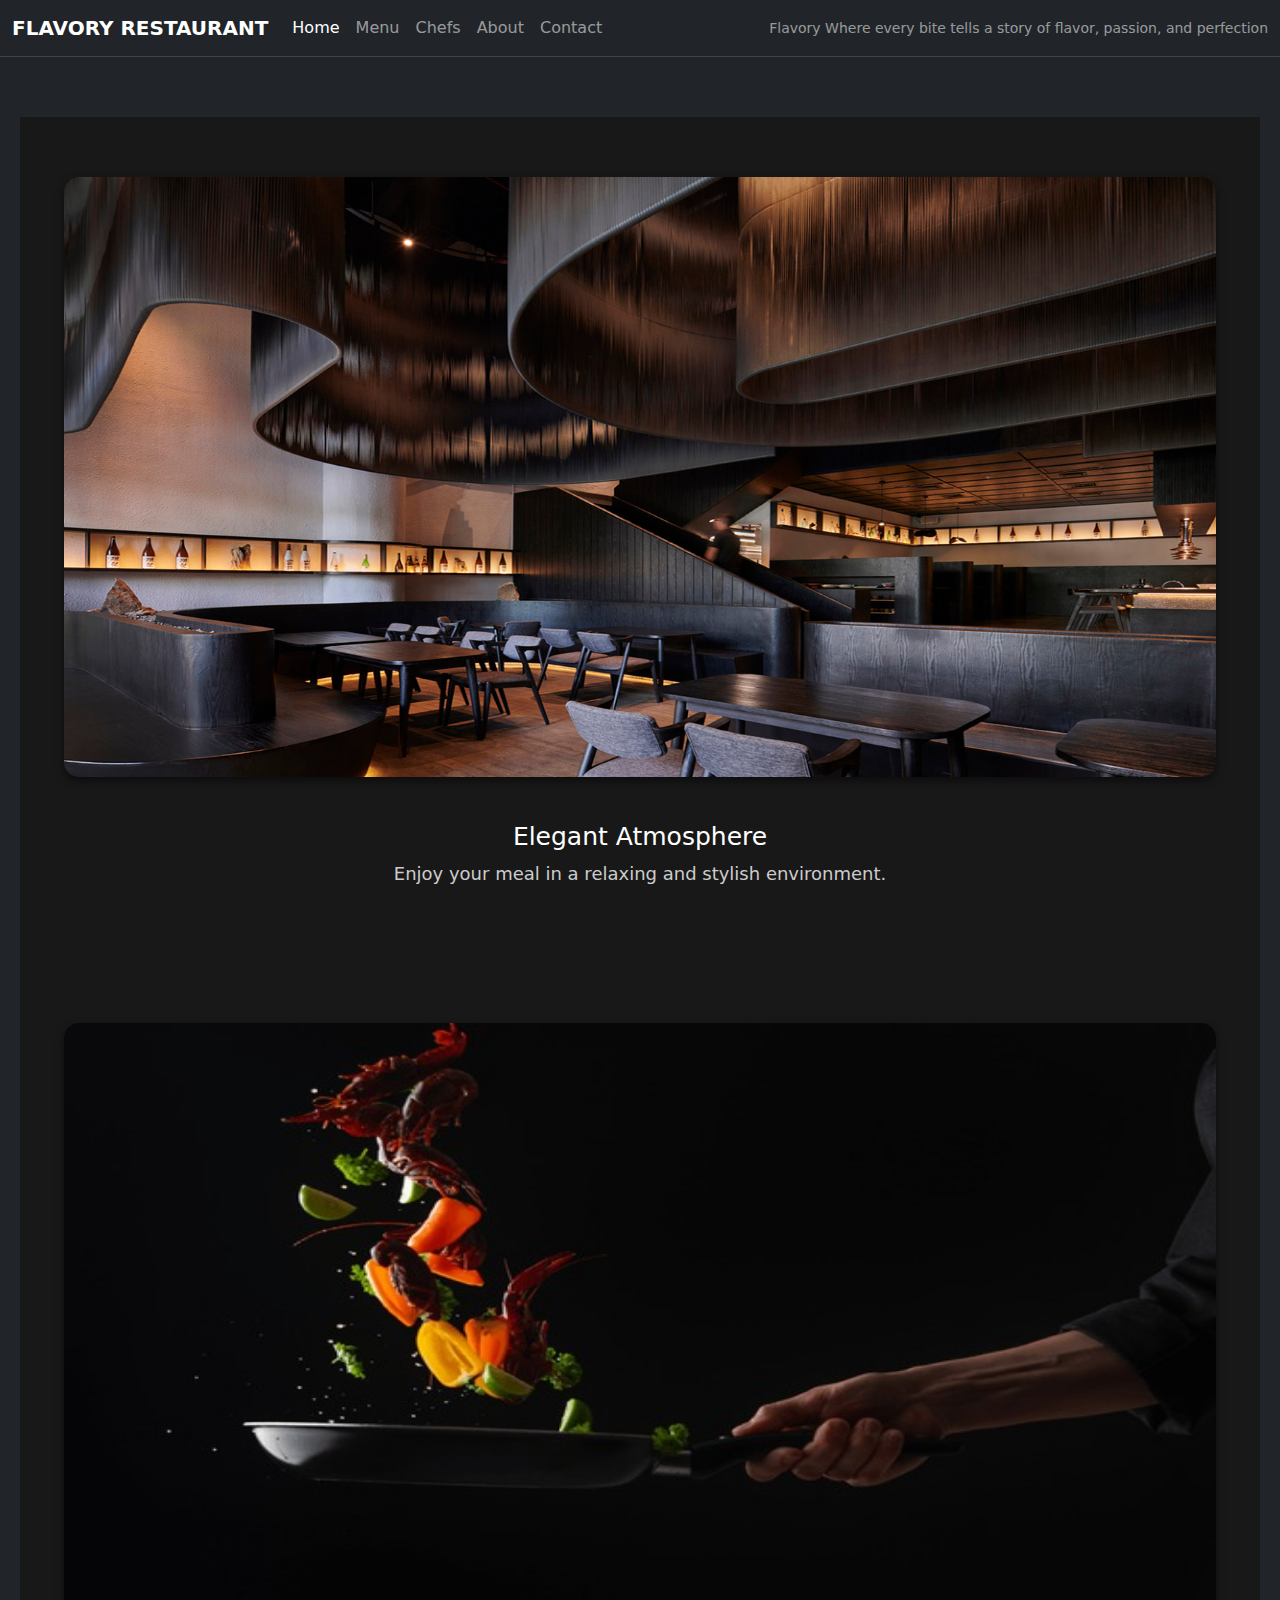
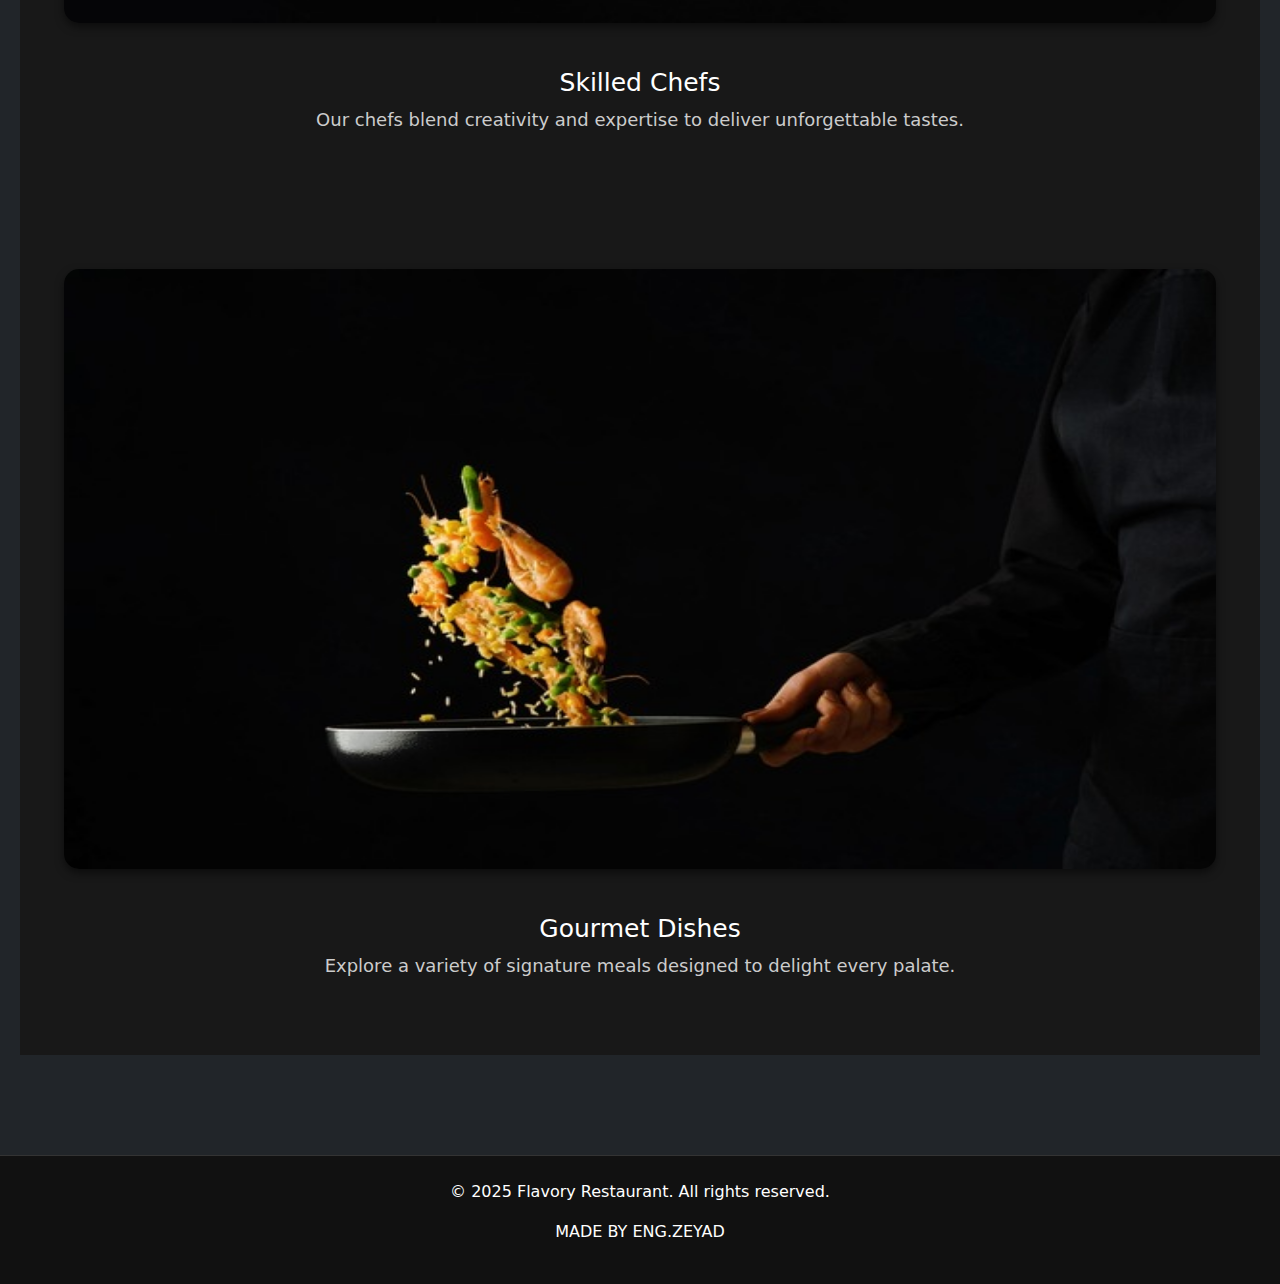
<file: index.html>
<!doctype html>
<html lang="en">
  <head>
           <title>FLAVORY RESTAURANT</title>
           <meta name="viewport" content="width=device-width, initial-scale=1.0">
  <link rel="stylesheet" href="index.css">
  <link href="https://cdn.jsdelivr.net/npm/bootstrap@5.3.0/dist/css/bootstrap.min.css" rel="stylesheet">
  <link rel="stylesheet" href="https://cdnjs.cloudflare.com/ajax/libs/font-awesome/4.7.0/css/font-awesome.min.css">
  </head>
<body class="bg-dark text-white">
  <script src="https://cdn.jsdelivr.net/npm/bootstrap@5.3.0/dist/js/bootstrap.bundle.min.js"></script>
<nav class="navbar navbar-expand-lg navbar-dark bg-dark">
  <div class="container-fluid">
    <a class="navbar-brand" href="#">FLAVORY RESTAURANT</a> 
    <button class="navbar-toggler" type="button" data-bs-toggle="collapse" data-bs-target="#navbarText" aria-controls="navbarText" aria-expanded="false" aria-label="Toggle navigation">
      <span class="navbar-toggler-icon"></span>
    </button>
    <div class="collapse navbar-collapse" id="navbarText">
      <ul class="navbar-nav me-auto mb-2 mb-lg-0">
        <li class="nav-item">
  <a class="nav-link active" aria-current="page" href="index.html">Home</a>
</li>
<li class="nav-item"> 
  <a class="nav-link " href="section2.html">Menu</a>
</li>
<li class="nav-item">
  <a class="nav-link" href="section3.html">Chefs</a>
</li>
<li class="nav-item">
  <a class="nav-link" href="section4.html">About</a>
</li>
<li class="nav-item">
  <a class="nav-link" href="section5.html">Contact</a>
</li>
      </ul>
      <span class="navbar-text">
Flavory Where every bite tells a story of flavor, passion, and perfection      </span>
    </div>
  </div>
</nav>
 <section class="section1">
  <div class="section2">
    <img src="./img/restaurant interior.jpg" alt="Restaurant Interior">
    <h3>Elegant Atmosphere</h3>
    <p>Enjoy your meal in a relaxing and stylish environment.</p>
  </div>
  <div class="section2">
    <img src="./img/chef cooking.jpg" alt="Chef Cooking">
    <h3>Skilled Chefs</h3>
    <p>Our chefs blend creativity and expertise to deliver unforgettable tastes.</p>
  </div>
  <div class="section2">
    <img src="./img/delicious food.jpg" alt="Delicious Food">
    <h3>Gourmet Dishes</h3>
    <p>Explore a variety of signature meals designed to delight every palate.</p>
  </div>
</section>
<footer class="footer1 text-center py-4">
  <div class="footer2">
    <p class="footer3">&copy; 2025 Flavory Restaurant. All rights reserved.</p>
    <p class="footer4">MADE BY ENG.ZEYAD</p>
  </div>
</footer>
<script src="script.js"></script>
  </body>
</html>
</file>
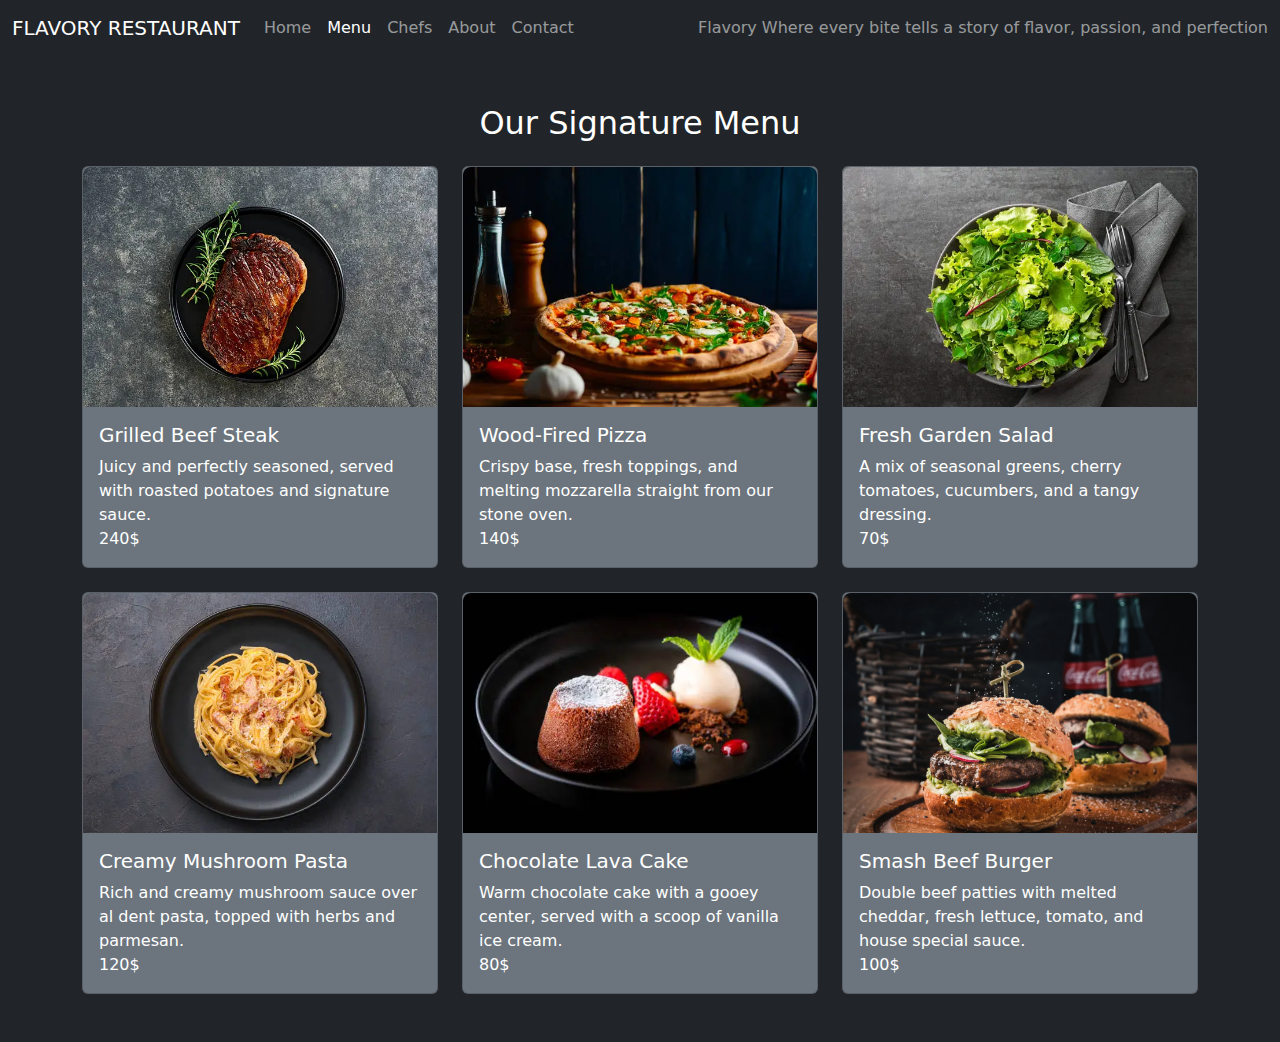
<file: section2.html>
<!doctype html>
<html lang="en">
<head>
      <title>FLAVORY RESTAURANT</title>
      <meta name="viewport" content="width=device-width, initial-scale=1.0">
  <link rel="stylesheet" href="section2.css">
  <link href="https://cdn.jsdelivr.net/npm/bootstrap@5.3.0/dist/css/bootstrap.min.css" rel="stylesheet">
  <link rel="stylesheet" href="https://cdnjs.cloudflare.com/ajax/libs/font-awesome/4.7.0/css/font-awesome.min.css">
</head>
<body class="bg-dark text-white">
  <script src="https://cdn.jsdelivr.net/npm/bootstrap@5.3.0/dist/js/bootstrap.bundle.min.js"></script>
  <nav class="navbar navbar-expand-lg navbar-dark bg-dark">
    <div class="container-fluid">
      <a class="navbar-brand" href="#">FLAVORY RESTAURANT</a> 
      <button class="navbar-toggler" type="button" data-bs-toggle="collapse" data-bs-target="#navbarText" aria-controls="navbarText" aria-expanded="false" aria-label="Toggle navigation">
        <span class="navbar-toggler-icon"></span>
      </button>
      <div class="collapse navbar-collapse" id="navbarText">
        <ul class="navbar-nav me-auto mb-2 mb-lg-0">
          <li class="nav-item">
            <a class="nav-link" href="index.html">Home</a>
          </li>
          <li class="nav-item">
            <a class="nav-link active" href="section2.html">Menu</a>
          </li>
          <li class="nav-item">
            <a class="nav-link" href="section3.html">Chefs</a>
          </li>
          <li class="nav-item">
            <a class="nav-link" href="section4.html">About</a>
          </li>
          <li class="nav-item">
            <a class="nav-link" href="section5.html">Contact</a>
          </li>
        </ul>
        <span class="navbar-text">Flavory Where every bite tells a story of flavor, passion, and perfection</span>
      </div>
    </div>
  </nav>

  <section class="container py-5">
  <h2 class="mb-4 text-center">Our Signature Menu</h2>
  <div class="row g-4">
    <div class="col-md-4">
      <div class="card bg-secondary text-white h-100">
        <img src="./img/steak.webp" class="imgs" alt="Steak">
        <div class="card-body">
          <h5 class="card-title">Grilled Beef Steak</h5>
          <p class="card-text">Juicy and perfectly seasoned, served with roasted potatoes and signature sauce. <br> 240$ </p>
        </div>
      </div>
    </div>
    <div class="col-md-4">
      <div class="card bg-secondary text-white h-100">
        <img src="./img/pizza.webp" class="imgs" alt="Pizza">
        <div class="card-body">
          <h5 class="card-title">Wood-Fired Pizza</h5>
          <p class="card-text">Crispy base, fresh toppings, and melting mozzarella straight from our stone oven.<br> 140$</p>
        </div>
      </div>
    </div>
    <div class="col-md-4">
      <div class="card bg-secondary text-white h-100">
        <img src="./img/salad.webp" class="imgs" alt="Salad">
        <div class="card-body">
          <h5 class="card-title">Fresh Garden Salad</h5>
          <p class="card-text">A mix of seasonal greens, cherry tomatoes, cucumbers, and a tangy dressing.<br> 70$</p>
        </div>
      </div>
    </div>
    <div class="col-md-4">
      <div class="card bg-secondary text-white h-100">
        <img src="./img/pasta.webp" class="imgs" alt="Mushroom Pasta">
        <div class="card-body">
          <h5 class="card-title">Creamy Mushroom Pasta</h5>
          <p class="card-text">Rich and creamy mushroom sauce over al dent pasta, topped with herbs and parmesan.<br> 120$</p>
        </div>
      </div>
    </div>
    <div class="col-md-4">
      <div class="card bg-secondary text-white h-100">
        <img src="./img/lava cake.webp" class="imgs" alt="Chocolate Lava Cake">
        <div class="card-body">
          <h5 class="card-title">Chocolate Lava Cake</h5>
          <p class="card-text">Warm chocolate cake with a gooey center, served with a scoop of vanilla ice cream.<br> 80$</p>
        </div>
      </div>
    </div>
<div class="col-md-4">
  <div class="card bg-secondary text-white h-100">
    <img src="./img/burger.jfif" class="imgs" alt="Burger">
    <div class="card-body">
      <h5 class="card-title">Smash Beef Burger</h5>
      <p class="card-text">Double beef patties with melted cheddar, fresh lettuce, tomato, and house special sauce.<br> 100$</p>
    </div>
  </div>
</div>
  </div>
</section>
<script src="script.js"></script>
</body>
</html>
</file>
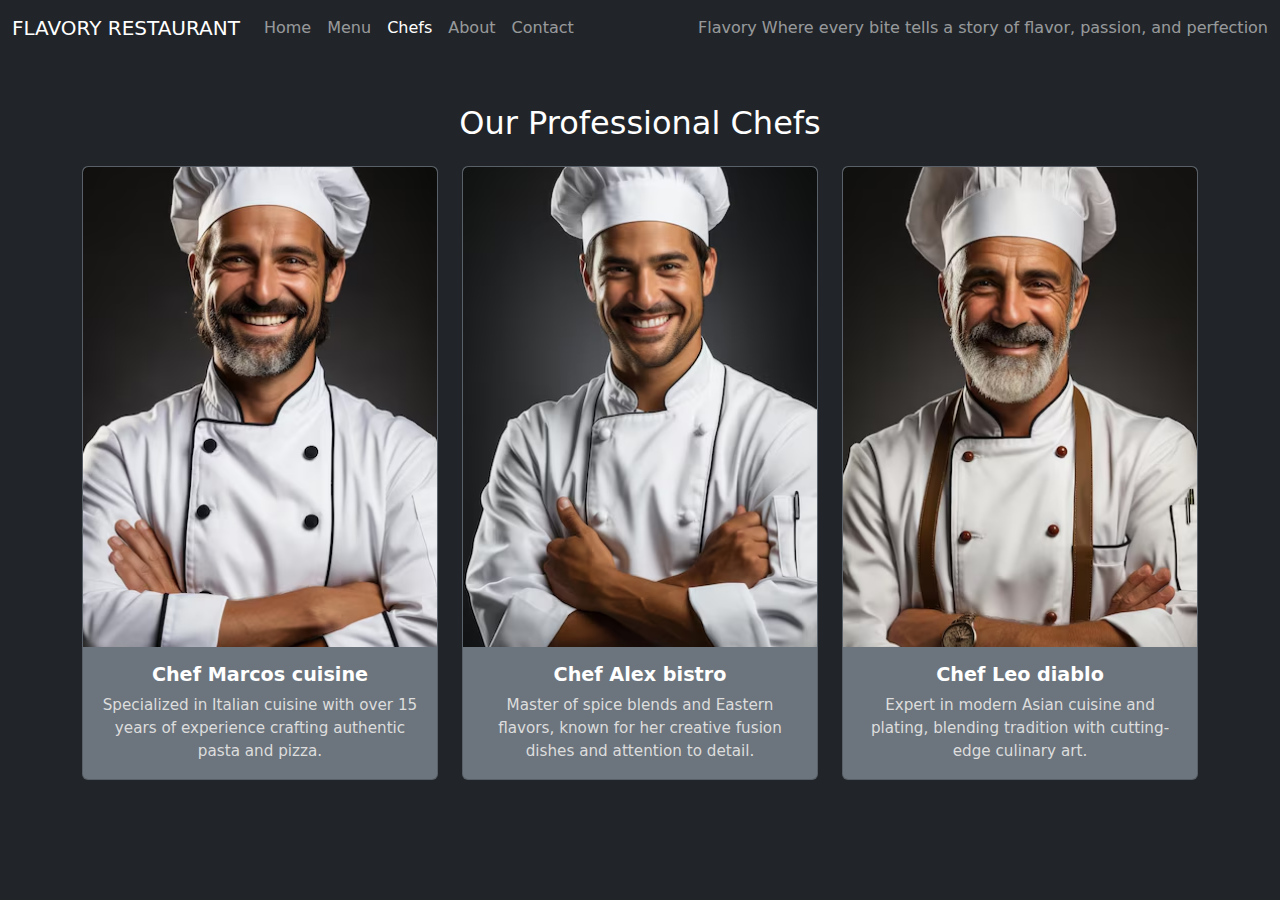
<file: section3.html>
<!doctype html>
<html lang="en">
  <head>
        <title>FLAVORY RESTAURANT</title>
        <meta name="viewport" content="width=device-width, initial-scale=1.0">
  <link rel="stylesheet" href="section3.css">
  <link href="https://cdn.jsdelivr.net/npm/bootstrap@5.3.0/dist/css/bootstrap.min.css" rel="stylesheet">
  <link rel="stylesheet" href="https://cdnjs.cloudflare.com/ajax/libs/font-awesome/4.7.0/css/font-awesome.min.css">
  </head>
<body class="bg-dark text-white">
  <script src="https://cdn.jsdelivr.net/npm/bootstrap@5.3.0/dist/js/bootstrap.bundle.min.js"></script>
<nav class="navbar navbar-expand-lg navbar-dark bg-dark">
  <div class="container-fluid">
    <a class="navbar-brand" href="#">FLAVORY RESTAURANT</a> 
    <button class="navbar-toggler" type="button" data-bs-toggle="collapse" data-bs-target="#navbarText" aria-controls="navbarText" aria-expanded="false" aria-label="Toggle navigation">
      <span class="navbar-toggler-icon"></span>
    </button>
    <div class="collapse navbar-collapse" id="navbarText">
      <ul class="navbar-nav me-auto mb-2 mb-lg-0">
        <li class="nav-item">
  <a class="nav-link " aria-current="page" href="index.html">Home</a>
</li>
<li class="nav-item">
  <a class="nav-link" href="section2.html">Menu</a>
</li>
<li class="nav-item">
  <a class="nav-link active" href="section3.html">Chefs</a>
</li>
<li class="nav-item">
  <a class="nav-link" href="section4.html">About</a>
</li>
<li class="nav-item">
  <a class="nav-link" href="section5.html">Contact</a>
</li>
      </ul>
      <span class="navbar-text">
Flavory Where every bite tells a story of flavor, passion, and perfection      </span>
    </div>
  </div>
</nav>
 <section class="container py-5">
    <h2 class="mb-4 text-center">Our Professional Chefs</h2>
    <div class="row g-4">
      <div class="col-md-4">
        <div class="card bg-secondary text-white h-100">
          <img src="./img/chef1.avif" class="card-img-top" alt="Chef A">
          <div class="card-body">
            <h5 class="card-title">Chef Marcos cuisine</h5>
            <p class="card-text">Specialized in Italian cuisine with over 15 years of experience crafting authentic pasta and pizza.</p>
          </div>
        </div>
      </div>
      <div class="col-md-4">
        <div class="card bg-secondary text-white h-100">
          <img src="./img/chef2.avif" class="card-img-top" alt="Chef B">
          <div class="card-body">
            <h5 class="card-title">Chef Alex bistro</h5>
            <p class="card-text">Master of spice blends and Eastern flavors, known for her creative fusion dishes and attention to detail.</p>
          </div>
        </div>
      </div>
      <div class="col-md-4">
        <div class="card bg-secondary text-white h-100">
          <img src="./img/chefs3.avif" class="card-img-top" alt="Chef C">
          <div class="card-body">
            <h5 class="card-title">Chef Leo diablo</h5>
            <p class="card-text">Expert in modern Asian cuisine and plating, blending tradition with cutting-edge culinary art.</p>
          </div>
        </div>
      </div>
    </div>
  </section>
  <script src="script.js"></script>
  </body>
</html>
</file>
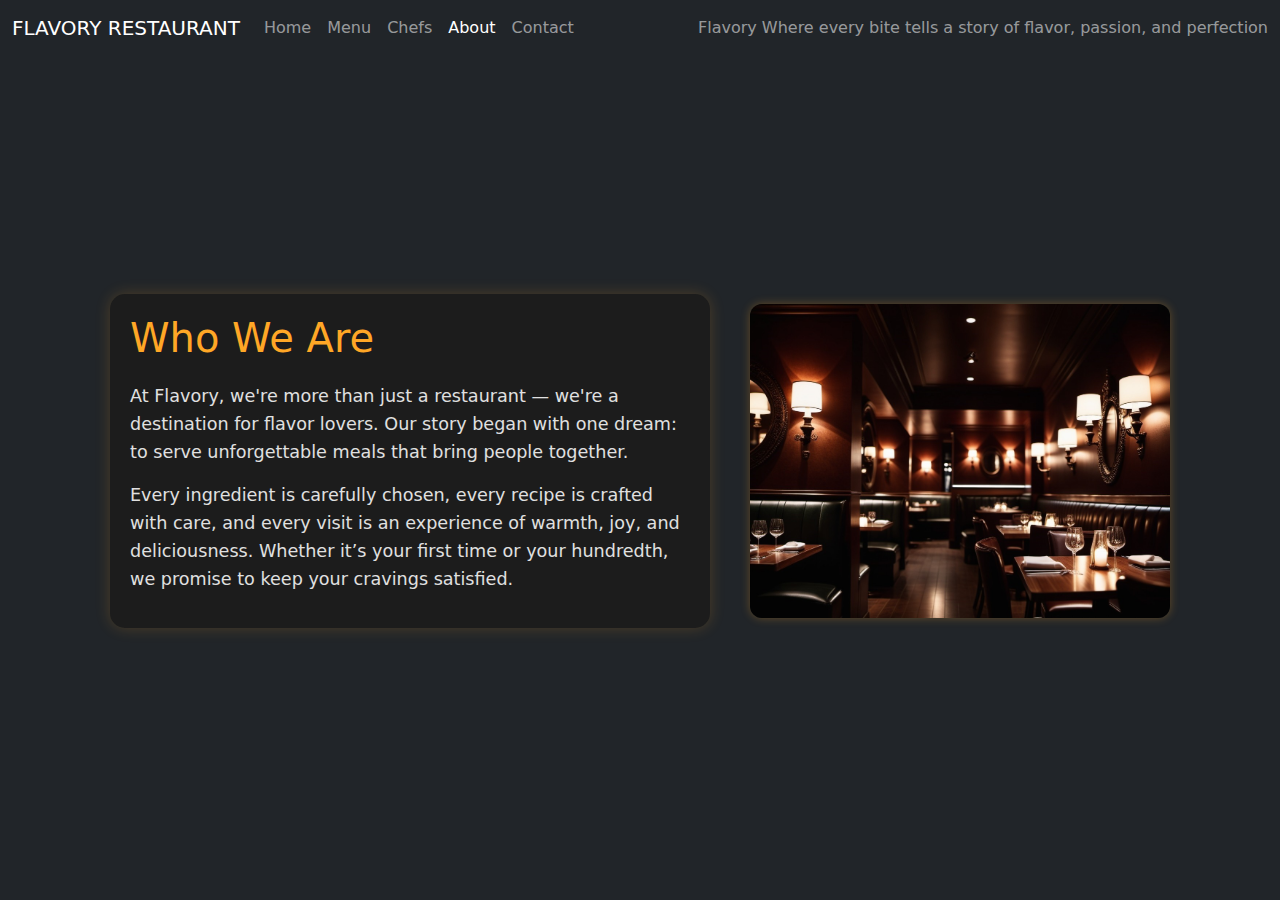
<file: section4.html>
<!doctype html>
<html lang="en">
  <head>
        <title>FLAVORY RESTAURANT</title>
        <meta name="viewport" content="width=device-width, initial-scale=1.0">
  <link rel="stylesheet" href="section4.css">
  <link href="https://cdn.jsdelivr.net/npm/bootstrap@5.3.0/dist/css/bootstrap.min.css" rel="stylesheet">
  <link rel="stylesheet" href="https://cdnjs.cloudflare.com/ajax/libs/font-awesome/4.7.0/css/font-awesome.min.css">
  </head>
<body class="bg-dark text-white">
  <script src="https://cdn.jsdelivr.net/npm/bootstrap@5.3.0/dist/js/bootstrap.bundle.min.js"></script>
<nav class="navbar navbar-expand-lg navbar-dark bg-dark">
  <div class="container-fluid">
    <a class="navbar-brand" href="#">FLAVORY RESTAURANT</a> 
    <button class="navbar-toggler" type="button" data-bs-toggle="collapse" data-bs-target="#navbarText" aria-controls="navbarText" aria-expanded="false" aria-label="Toggle navigation">
      <span class="navbar-toggler-icon"></span>
    </button>
    <div class="collapse navbar-collapse" id="navbarText">
      <ul class="navbar-nav me-auto mb-2 mb-lg-0">
        <li class="nav-item">
  <a class="nav-link " aria-current="page" href="index.html">Home</a>
</li>
<li class="nav-item">
  <a class="nav-link" href="section2.html">Menu</a>
</li>
<li class="nav-item">
  <a class="nav-link" href="section3.html">Chefs</a>
</li>
<li class="nav-item">
  <a class="nav-link active" href="section4.html">About</a>
</li>
<li class="nav-item">
  <a class="nav-link" href="section5.html">Contact</a>
</li>
      </ul>
      <span class="navbar-text">
Flavory Where every bite tells a story of flavor, passion, and perfection      </span>
    </div>
  </div>
</nav>
 <section class="about-page">
    <div class="about-text">
      <h2>Who We Are</h2>
      <p>At Flavory, we're more than just a restaurant — we're a destination for flavor lovers. Our story began with one dream: to serve unforgettable meals that bring people together.</p>
      <p>Every ingredient is carefully chosen, every recipe is crafted with care, and every visit is an experience of warmth, joy, and deliciousness. Whether it’s your first time or your hundredth, we promise to keep your cravings satisfied.</p>
    </div>
    <div class="about-photo">
      <img src="./img/falvory.jpg" alt="Flavory Restaurant Image">
    </div>
  </section>
  <script src="script.js"></script>
  </body>
  </html>
</file>
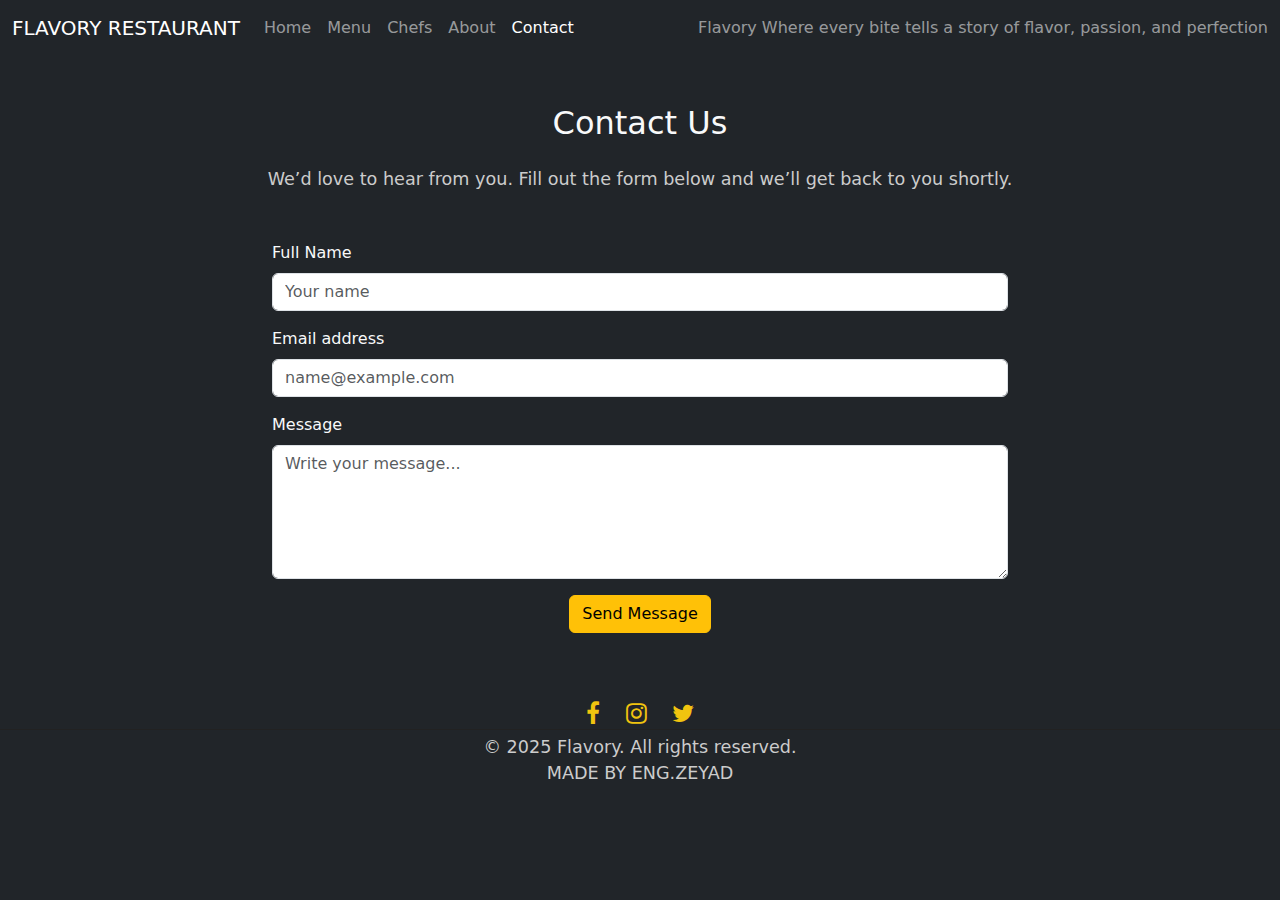
<file: section5.html>
<!doctype html>
<html lang="en">
  <head>
         <title>FLAVORY RESTAURANT</title>
         <meta name="viewport" content="width=device-width, initial-scale=1.0">
  <link rel="stylesheet" href="section5.css">
  <link href="https://cdn.jsdelivr.net/npm/bootstrap@5.3.0/dist/css/bootstrap.min.css" rel="stylesheet">
  <link rel="stylesheet" href="https://cdnjs.cloudflare.com/ajax/libs/font-awesome/4.7.0/css/font-awesome.min.css">
  </head>
<body class="bg-dark text-white">
  <script src="https://cdn.jsdelivr.net/npm/bootstrap@5.3.0/dist/js/bootstrap.bundle.min.js"></script>
<nav class="navbar navbar-expand-lg navbar-dark bg-dark">
  <div class="container-fluid">
    <a class="navbar-brand" href="#">FLAVORY RESTAURANT</a> 
    <button class="navbar-toggler" type="button" data-bs-toggle="collapse" data-bs-target="#navbarText" aria-controls="navbarText" aria-expanded="false" aria-label="Toggle navigation">
      <span class="navbar-toggler-icon"></span>
    </button>
    <div class="collapse navbar-collapse" id="navbarText">
      <ul class="navbar-nav me-auto mb-2 mb-lg-0">
        <li class="nav-item">
  <a class="nav-link " aria-current="page" href="index.html">Home</a>
</li>
<li class="nav-item">
  <a class="nav-link" href="section2.html">Menu</a>
</li>
<li class="nav-item">
  <a class="nav-link" href="section3.html">Chefs</a>
</li>
<li class="nav-item">
  <a class="nav-link" href="section4.html">About</a>
</li>
<li class="nav-item">
  <a class="nav-link active" href="section5.html">Contact</a>
</li>
      </ul>
      <span class="navbar-text">
Flavory Where every bite tells a story of flavor, passion, and perfection      </span>
    </div>
  </div>
</nav>
<section class="py-5 bg-dark text-light">
    <div class="container"> 
      <h2 class="text-center mb-4">Contact Us</h2>
      <p class="text-center mb-5">We’d love to hear from you. Fill out the form below and we’ll get back to you shortly.</p>
      <div class="row justify-content-center">
        <div class="col-md-8">
          <form>
            <div class="mb-3">
              <label for="name" class="form-label">Full Name</label>
              <input type="text" class="form-control" id="name" placeholder="Your name" required>
            </div>
            <div class="mb-3">
              <label for="email" class="form-label">Email address</label>
              <input type="email" class="form-control" id="email" placeholder="name@example.com" required>
            </div>
            <div class="mb-3">
              <label for="message" class="form-label">Message</label>
              <textarea class="form-control" id="message" rows="5" placeholder="Write your message..." required></textarea>
            </div>
            <div class="text-center">
              <button type="submit" class="btn btn-warning">Send Message</button>
            </div>
          </form>
        </div>
      </div>
    </div>
  </section>
  <div class="social-icons">
  <a href="https://facebook.com" target="_blank" class="fa fa-facebook"></a>
  <a href="https://instagram.com" target="_blank" class="fa fa-instagram"></a>
  <a href="https://twitter.com" target="_blank" class="fa fa-twitter"></a>
</div>
  <footer class="footer1 py-1 text-center bg-dark text-light">
    <p class="mb-0">&copy; 2025 Flavory. All rights reserved. <br>MADE BY ENG.ZEYAD</p>
  </footer>
<script src="script.js"></script>
  </body>
</html>
</file>
<file: index.css>
body {
  background-color: #121212;
  color: #fff;
  font-family: 'Segoe UI', Tahoma, Geneva, Verdana, sans-serif;
  margin: 0;
  padding: 0;
}

.navbar {
  border-bottom: 1px solid #444;
}

.navbar-brand {
  font-weight: bold;
  font-size: 22px;
}

.navbar-text {
  font-size: 14px;
  color: #bbb;
}

.section1 {
  padding: 60px 20px;
  text-align: center;
}

.section2 {
  padding: 60px 20px;
  background-color: #181818;
  text-align: center;
}

.section2 .col-md-4 {
  margin-bottom: 30px;
}

.section2 img {
  width: 96%;
  height: 600px;
  object-fit: fit;
  border-radius: 15px;
  box-shadow: 0 4px 8px rgba(0, 0, 0, 0.5);
  margin-bottom: 30px;
}

.section2 img:hover {
  transform: scale(1.05);
  box-shadow: 0 6px 20px rgba(255, 255, 255, 0.2);
}

.section2 h3 {
  color: #ffffff;
  margin-top: 15px;
  font-size: 25px;
}

.section2 p {
  color: #cccccc;
  font-size: 18px;
}

.section3 {
  background-color: #1f1f1f;
  padding: 60px 20px;
  text-align: center;
}

.box1, .box2, .box3 {
  background-color: #222;
  border-radius: 10px;
  overflow: hidden;
  max-width: 320px;
  box-shadow: 0 0 10px rgba(255,255,255,0.05);
  transition: transform 0.3s ease;
}

.box1:hover, .box2:hover, .box3:hover {
  transform: translateY(-8px);
}

.box1 img,
.box2 img,
.box3 img {
  width: 100%;
  height: auto;
  display: block;
}

.box1 h3,
.box2 h3,
.box3 h3 {
  margin-top: 15px;
  font-size: 20px;
}

.box1 p,
.box2 p,
.box3 p {
  padding: 0 15px 20px;
  font-size: 14px;
  color: #ccc;
}

.footer1 {
  background-color: #111;
  border-top: 1px solid #333;
  margin-top: 40px;
}

.footer4:hover {
  color: #f8c471;
  transition: color 0.3s ease;
}

  .box1, .box2, .box3 {
    width: 90%;
    margin: 0 auto 30px;
  }
@media (max-width: 768px) {
  img {
    width: 100%;
    height: auto;
    object-fit: cover;
  }

  .section2 {
    text-align: center;
    padding: 10px;
  }

  .section2 h3 {
    font-size: 20px;
    margin-top: 10px;
  }

  .section2 p {
    font-size: 15px;
  }

  footer p {
    font-size: 13px;
    text-align: center;
  }

  .navbar-brand {
    font-size: 18px;
  }
}
</file>
<file: section2.css>
body {
  font-family: Arial, sans-serif;
}

.imgs {
  height: 240px;
  object-fit: cover;
  transition: transform 0.3s ease-in-out;
  border-top-left-radius: 0.5rem;
  border-top-right-radius: 0.5rem;
}

.imgs:hover {
  transform: scale(1.03);
}

.card {
  border: none;
  transition: transform 0.25s ease;
  overflow: hidden;
}

.card:hover {
  transform: translateY(-4px);
}

h2 {
  font-weight: bold;
  color: #ffc107;
  margin-bottom: 35px;
  text-align: center;
  font-size: 2.2rem;
}

@media (max-width: 768px) {
  .navbar-brand {
    font-size: 17px;
  }

  h2 {
    font-size: 22px;
    margin-bottom: 25px;
  }

  .card-title {
    font-size: 16px;
    text-align: center;
  }

  .card-text {
    font-size: 13px;
    text-align: center;
  }

  .imgs {
    width: 100%;
    height: auto;
    object-fit: cover;
  }

  .card {
    margin-bottom: 18px;
  }

  .navbar-text {
    font-size: 11px;
    text-align: center;
    padding-top: 6px;
  }
}
</file>
<file: section3.css>
body {
  background-color: #121212;
  color: #fff;
  font-family: 'Segoe UI', sans-serif;
  margin: 0;
  padding: 0;
}

h2 {
  text-align: center;
  margin-bottom: 40px;
  font-weight: bold;
  font-size: 2.3rem;
}

.card {
  background-color: #1f1f1f;
  border: none;
  border-radius: 12px;
  overflow: hidden;
  transition: transform 0.25s ease;
}

.card:hover {
  transform: scale(1.02);
}

.card-img-top {
  border-radius: 12px 12px 0 0;
  width: 100%;
  height: 480px;
  object-fit: cover;
  transition: transform 0.3s ease;
}

.card:hover .card-img-top {
  transform: scale(1.04);
}

.card-title {
   text-align: center;
  font-size: 1.2rem;
  font-weight: 600;
}

.card-text {
  text-align: center; 
  font-size: 0.95rem;
  color: #ddd;
}

@media (max-width: 768px) {
  h2 {
    font-size: 22px;
    text-align: center;
    margin-bottom: 30px;
  }

  .card-title {
    font-size: 16px;
    text-align: center;
  }

  .card-text {
    font-size: 13px;
    text-align: center;
  }

  .card-img-top {
    width: 100%;
    height: auto;
    object-fit: cover;
  }

  .card {
    margin-bottom: 18px;
  }

  .navbar-text {
    font-size: 11px;
    text-align: center;
    padding-top: 6px;
  }
}
</file>
<file: section4.css>
* {
  margin: 0;
  padding: 0;
  box-sizing: border-box;
}

body {
  background-color: #121212;
  color: #ffffff;
  font-family: 'Montserrat', sans-serif;
}

.navbar {
  display: flex;
  justify-content: space-between;
  align-items: center;
  background-color: #1f1f1f;
  padding: 20px 40px;
}

.logo {
  font-size: 1.8rem;
  font-weight: bold;
  color: #ffa726;
}

.nav-links {
  list-style: none;
  display: flex;
  gap: 25px;
}

.nav-links li a {
  color: #ddd;
  text-decoration: none;
  transition: color 0.3s ease;
}

.nav-links li a:hover,
.nav-links li a.active {
  color: #ffa726;
}

.about-page {
  display: flex;
  flex-wrap: wrap;
  justify-content: center;
  align-items: center;
  padding: 60px 30px;
  gap: 40px;
  min-height: 90vh;
}

.about-text {
  max-width: 600px;
  padding: 20px;
  background-color: #1c1c1c;
  border-radius: 15px;
  box-shadow: 0 0 15px rgba(255, 167, 38, 0.2);
}

.about-text h2 {
  color: #ffa726;
  font-size: 2.5rem;
  margin-bottom: 20px;
}

.about-text p {
  font-size: 1.1rem;
  color: #e0e0e0;
  line-height: 1.6;
  margin-bottom: 15px;
}

.about-photo img {
  width: 420px;
  max-width: 100%;
  border-radius: 12px;
  box-shadow: 0 0 10px rgba(255, 167, 38, 0.3);
  transition: transform 0.3s ease;
}

.about-photo img:hover {
  transform: scale(1.04);
}
@media (max-width: 768px) {
  .about-page {
    flex-direction: column;
    padding: 30px 20px;
    text-align: center;
  }

  .about-photo img {
    width: 100%;
    max-width: 350px;
    margin-bottom: 20px;
  }

  .about-text h2 {
    font-size: 1.8rem;
  }

  .about-text p {
    font-size: 1rem;
  }

  .nav-links li a {
    font-size: 0.9rem;
  }

  .navbar {
    flex-direction: column;
    gap: 10px;
    padding: 15px;
  }
}
</file>
<file: section5.css>
body {
  font-family: 'Segoe UI', Tahoma, Geneva, Verdana, sans-serif;
  line-height: 1.6;
}

section {
  background-color: #121212;
  padding: 60px 20px;
}

h2 {
  font-size: 2.5rem;
  font-weight: 600;
  color: #f1c40f;
  text-align: center;
}

p {
  font-size: 1.1rem;
  color: #ccc;
  text-align: center;
}

.form-control {
  background-color: #1e1e1e;
  color: #fff;
  border: 1px solid #444;
  padding: 12px;
}

.form-control:focus {
  border-color: #f1c40f;
  box-shadow: none;
  background-color: #1a1a1a;
}

.btn-warning {
  padding: 10px 25px;
  font-weight: 600;
  transition: 0.3s ease-in-out;
}

.btn-warning:hover {
  background-color: #e0b800;
  color: #000;
}

.footer1 {
  background-color: #0d0d0d;
  border-top: 1px solid #222;
  padding-top: 15px;
  font-size: 0.9rem;
  color: #aaa;
}

.social-icons {
  margin-top: 20px;
  text-align: center;
}

.social-icons a {
  color: #f1c40f;
  margin: 0 10px;
  font-size: 1.5rem;
  text-decoration: none;
  transition: 0.3s ease;
  display: inline-block;
}

.social-icons a:hover {
  color: #fff;
  transform: scale(1.1);
}

@media (max-width: 768px) {
  h2 {
    font-size: 2rem;
  }

  p {
    font-size: 1rem;
  }

  .btn-warning {
    width: 100%;
    padding: 12px;
  }

  .form-control {
    font-size: 0.95rem;
  }

  .social-icons a {
    font-size: 1.3rem;
  }
}
</file>
